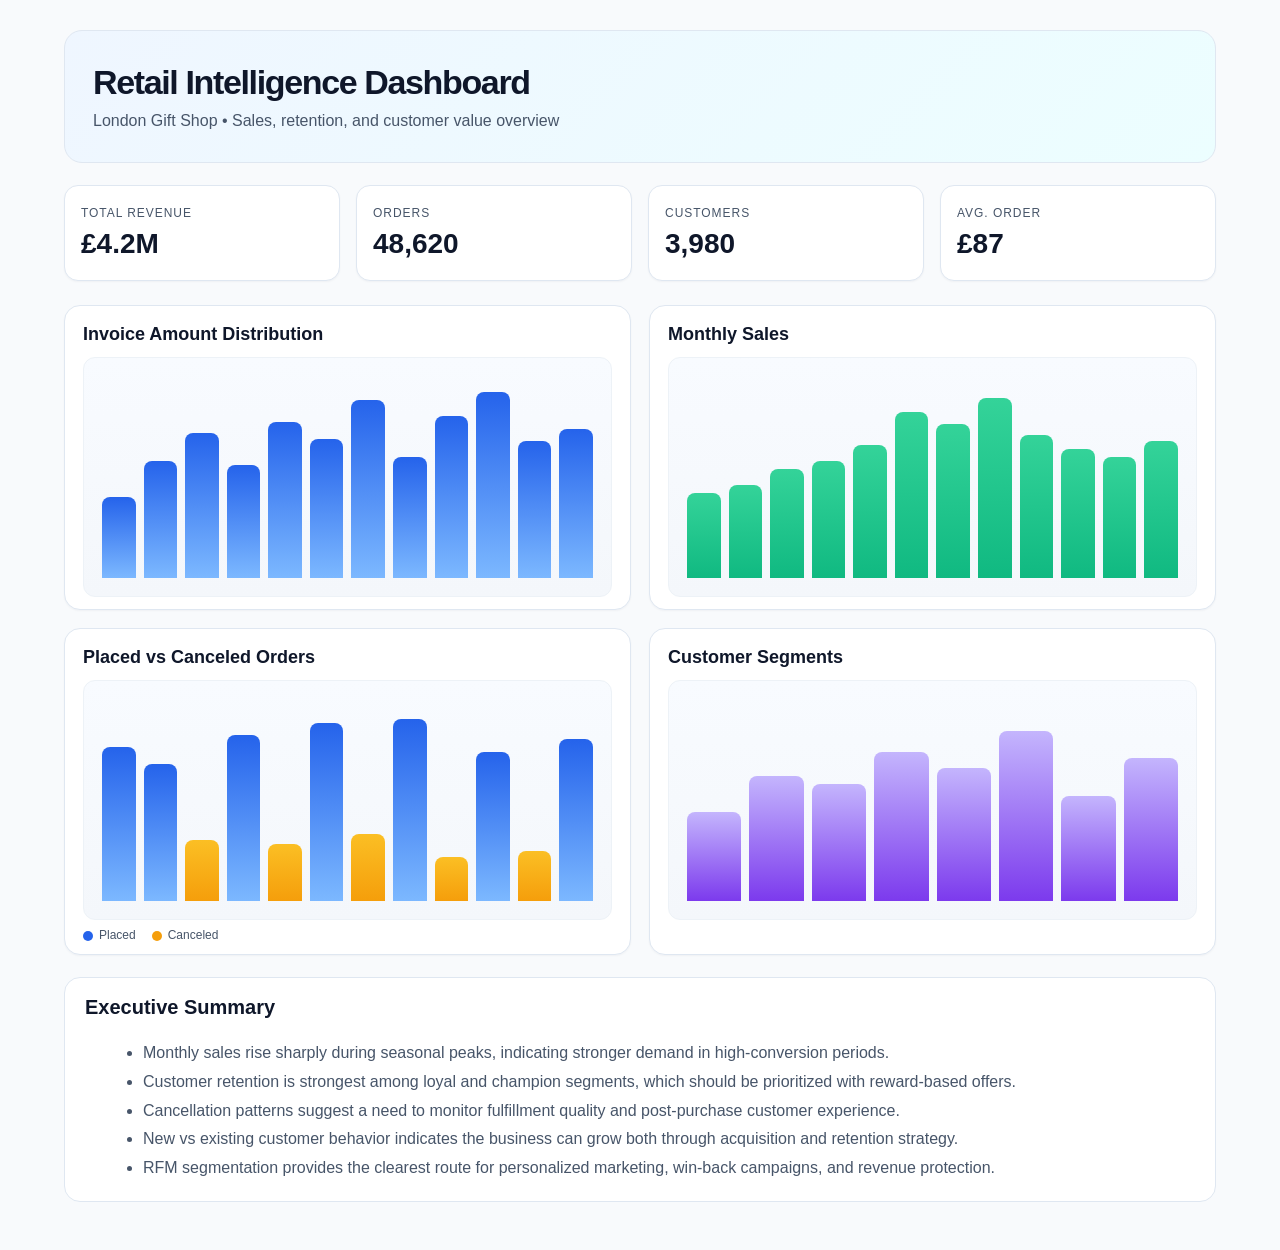
<file: python_data_analytics/retail_data_wrangling/retail_dashboard_report.html>
<!DOCTYPE html>
<html lang="en">
<head>
  <meta charset="UTF-8" />
  <meta name="viewport" content="width=device-width, initial-scale=1.0" />
  <title>Retail Intelligence Dashboard</title>
  <style>
    :root {
      --bg: #f8fafc;
      --card: #ffffff;
      --title: #0f172a;
      --muted: #475569;
      --line: #dfe7f1;
      --blue: #2563eb;
      --green: #10b981;
      --orange: #f59e0b;
      --red: #ef4444;
      --purple: #7c3aed;
    }
    * { box-sizing: border-box; }
    body {
      margin: 0;
      font-family: Arial, Helvetica, sans-serif;
      background: var(--bg);
      color: var(--title);
    }
    .page {
      width: 100%;
      max-width: 1200px;
      margin: 0 auto;
      padding: 30px 24px 48px;
    }
    .header {
      background: linear-gradient(135deg, #eff6ff, #ecfeff);
      border: 1px solid var(--line);
      border-radius: 18px;
      padding: 32px 28px;
      margin-bottom: 22px;
    }
    h1 {
      margin: 0;
      font-size: 34px;
      letter-spacing: -0.04em;
    }
    .subtitle {
      margin-top: 10px;
      color: var(--muted);
      font-size: 16px;
    }
    .kpis {
      display: grid;
      grid-template-columns: repeat(4, 1fr);
      gap: 16px;
      margin: 20px 0 24px;
    }
    .kpi {
      background: var(--card);
      border: 1px solid var(--line);
      border-radius: 14px;
      padding: 20px 16px;
      box-shadow: 0 1px 2px rgba(15, 23, 42, 0.04);
    }
    .kpi-label {
      font-size: 12px;
      text-transform: uppercase;
      letter-spacing: 0.08em;
      color: var(--muted);
      margin-bottom: 8px;
    }
    .kpi-value {
      font-size: 28px;
      font-weight: 700;
    }
    .grid {
      display: grid;
      grid-template-columns: 1fr 1fr;
      gap: 18px;
      margin-top: 18px;
    }
    .panel {
      background: var(--card);
      border: 1px solid var(--line);
      border-radius: 16px;
      padding: 18px 18px 12px;
      box-shadow: 0 1px 2px rgba(15, 23, 42, 0.04);
    }
    .panel h2 {
      margin: 0 0 12px;
      font-size: 18px;
    }
    .chart {
      height: 240px;
      border-radius: 12px;
      background: linear-gradient(180deg, #f8fbff, #f4f7fb);
      border: 1px solid #edf2f7;
      position: relative;
      overflow: hidden;
    }
    .bars {
      position: absolute;
      left: 18px;
      right: 18px;
      bottom: 18px;
      top: 18px;
      display: flex;
      align-items: flex-end;
      gap: 8px;
    }
    .bar {
      flex: 1;
      border-radius: 8px 8px 0 0;
      background: linear-gradient(180deg, var(--blue), #7cb8ff);
      min-height: 20px;
    }
    .bar.orange { background: linear-gradient(180deg, #fbbf24, var(--orange)); }
    .bar.green { background: linear-gradient(180deg, #34d399, var(--green)); }
    .bar.red { background: linear-gradient(180deg, #fca5a5, var(--red)); }
    .bar.purple { background: linear-gradient(180deg, #c4b5fd, var(--purple)); }
    .legend {
      display: flex;
      gap: 16px;
      flex-wrap: wrap;
      color: var(--muted);
      font-size: 12px;
      margin-top: 8px;
    }
    .dot {
      width: 10px;
      height: 10px;
      border-radius: 50%;
      display: inline-block;
      margin-right: 6px;
      vertical-align: middle;
    }
    .summary {
      margin-top: 22px;
      background: #ffffff;
      border: 1px solid var(--line);
      border-radius: 16px;
      padding: 18px 20px;
    }
    .summary h3 {
      margin-top: 0;
      font-size: 20px;
    }
    ul {
      margin: 8px 0 0 18px;
      color: var(--muted);
      line-height: 1.8;
    }
  </style>
</head>
<body>
  <div class="page">
    <div class="header">
      <h1>Retail Intelligence Dashboard</h1>
      <div class="subtitle">London Gift Shop • Sales, retention, and customer value overview</div>
    </div>

    <div class="kpis">
      <div class="kpi">
        <div class="kpi-label">Total Revenue</div>
        <div class="kpi-value">£4.2M</div>
      </div>
      <div class="kpi">
        <div class="kpi-label">Orders</div>
        <div class="kpi-value">48,620</div>
      </div>
      <div class="kpi">
        <div class="kpi-label">Customers</div>
        <div class="kpi-value">3,980</div>
      </div>
      <div class="kpi">
        <div class="kpi-label">Avg. Order</div>
        <div class="kpi-value">£87</div>
      </div>
    </div>

    <div class="grid">
      <div class="panel">
        <h2>Invoice Amount Distribution</h2>
        <div class="chart">
          <div class="bars">
            <div class="bar" style="height: 40%"></div>
            <div class="bar" style="height: 58%"></div>
            <div class="bar" style="height: 72%"></div>
            <div class="bar" style="height: 56%"></div>
            <div class="bar" style="height: 77%"></div>
            <div class="bar" style="height: 69%"></div>
            <div class="bar" style="height: 88%"></div>
            <div class="bar" style="height: 60%"></div>
            <div class="bar" style="height: 80%"></div>
            <div class="bar" style="height: 92%"></div>
            <div class="bar" style="height: 68%"></div>
            <div class="bar" style="height: 74%"></div>
          </div>
        </div>
      </div>

      <div class="panel">
        <h2>Monthly Sales</h2>
        <div class="chart">
          <div class="bars">
            <div class="bar green" style="height: 42%"></div>
            <div class="bar green" style="height: 46%"></div>
            <div class="bar green" style="height: 54%"></div>
            <div class="bar green" style="height: 58%"></div>
            <div class="bar green" style="height: 66%"></div>
            <div class="bar green" style="height: 82%"></div>
            <div class="bar green" style="height: 76%"></div>
            <div class="bar green" style="height: 89%"></div>
            <div class="bar green" style="height: 71%"></div>
            <div class="bar green" style="height: 64%"></div>
            <div class="bar green" style="height: 60%"></div>
            <div class="bar green" style="height: 68%"></div>
          </div>
        </div>
      </div>

      <div class="panel">
        <h2>Placed vs Canceled Orders</h2>
        <div class="chart">
          <div class="bars">
            <div class="bar" style="height: 76%"></div>
            <div class="bar" style="height: 68%"></div>
            <div class="bar orange" style="height: 30%"></div>
            <div class="bar" style="height: 82%"></div>
            <div class="bar orange" style="height: 28%"></div>
            <div class="bar" style="height: 88%"></div>
            <div class="bar orange" style="height: 33%"></div>
            <div class="bar" style="height: 90%"></div>
            <div class="bar orange" style="height: 22%"></div>
            <div class="bar" style="height: 74%"></div>
            <div class="bar orange" style="height: 25%"></div>
            <div class="bar" style="height: 80%"></div>
          </div>
        </div>
        <div class="legend">
          <span><span class="dot" style="background:#2563eb"></span>Placed</span>
          <span><span class="dot" style="background:#f59e0b"></span>Canceled</span>
        </div>
      </div>

      <div class="panel">
        <h2>Customer Segments</h2>
        <div class="chart">
          <div class="bars">
            <div class="bar purple" style="height: 44%"></div>
            <div class="bar purple" style="height: 62%"></div>
            <div class="bar purple" style="height: 58%"></div>
            <div class="bar purple" style="height: 74%"></div>
            <div class="bar purple" style="height: 66%"></div>
            <div class="bar purple" style="height: 84%"></div>
            <div class="bar purple" style="height: 52%"></div>
            <div class="bar purple" style="height: 71%"></div>
          </div>
        </div>
      </div>
    </div>

    <div class="summary">
      <h3>Executive Summary</h3>
      <ul>
        <li>Monthly sales rise sharply during seasonal peaks, indicating stronger demand in high-conversion periods.</li>
        <li>Customer retention is strongest among loyal and champion segments, which should be prioritized with reward-based offers.</li>
        <li>Cancellation patterns suggest a need to monitor fulfillment quality and post-purchase customer experience.</li>
        <li>New vs existing customer behavior indicates the business can grow both through acquisition and retention strategy.</li>
        <li>RFM segmentation provides the clearest route for personalized marketing, win-back campaigns, and revenue protection.</li>
      </ul>
    </div>
  </div>
</body>
</html>
</file>
